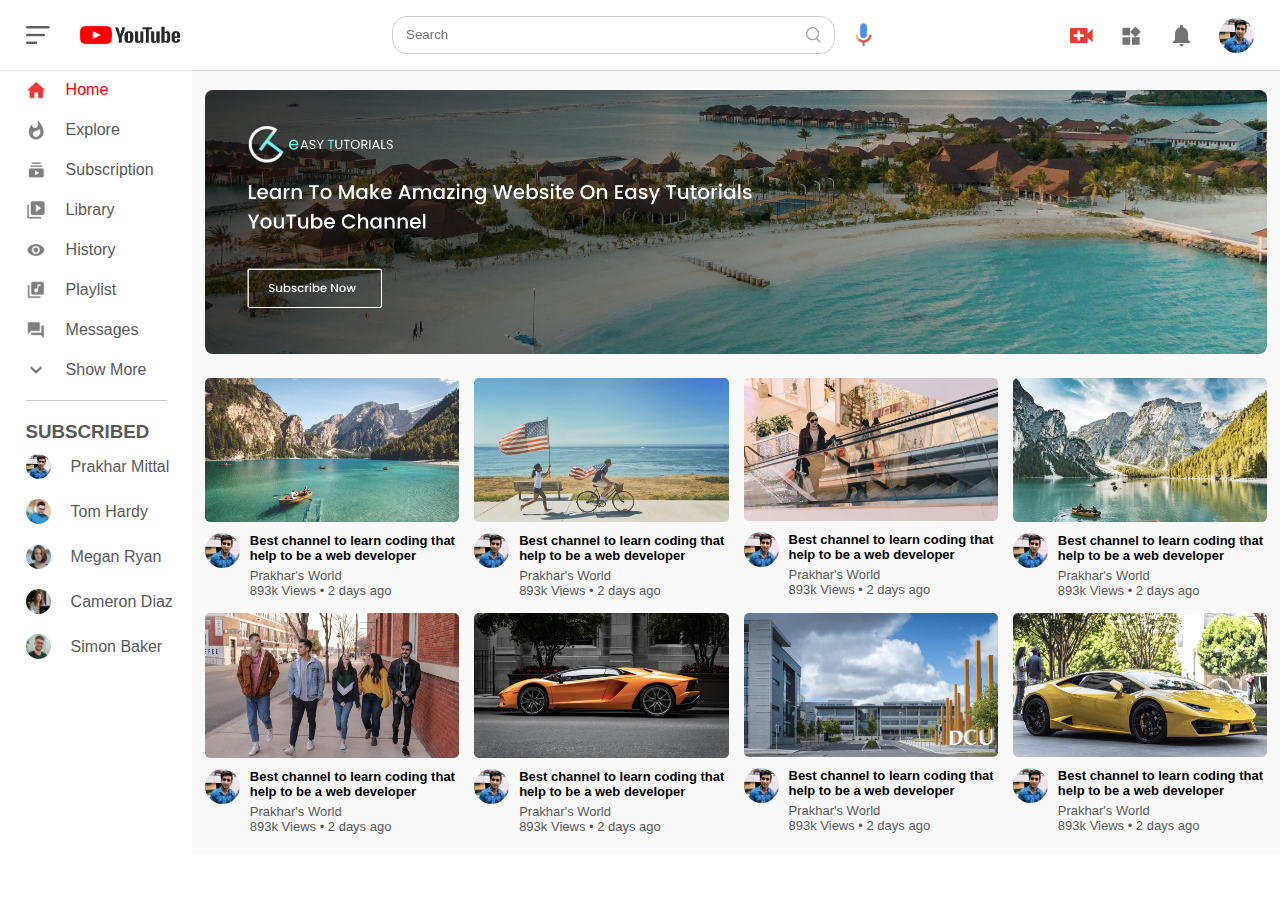
<file: index.html>
<!DOCTYPE html>
<html lang="en">

<head>
    <meta charset="UTF-8">
    <meta name="viewport" content="width=device-width, initial-scale=1.0">
    <title>Youtube</title>
    <link rel="stylesheet" href="style.css">
</head>

<body>
    <nav class="flex-div">
        <div class="nav-left flex-div">
            <img src="images/menu.png" class="menu-icon">
            <img src="images/Logo1.png" class="logo">
        </div>
        <div class="nav-middle flex-div">
            <div class="search-box flex-div">
                <input type="text" placeholder="Search">
                <img src="images/search.png">
            </div>
            <img src="images/voice-search.png" class="mic-icon">
        </div>
        <div class="nav-right flex-div">
            <img src="images/upload.png">
            <img src="images/more.png">
            <img src="images/notification.png">
            <img src="images/prakhar.png" class="user-icon">
        </div>
    </nav>

    <!-- ********************Side-Bar***************** -->
    <div class="side-bar">
        <div class="shortcut-links">
            <a href=""><img src="images/home.png">
                <p>Home</p>
            </a>
            <a href=""><img src="images/explore.png">
                <p>Explore</p>
            </a>
            <a href=""><img src="images/subscriprion.png">
                <p>Subscription</p>
            </a>
            <a href=""><img src="images/library.png">
                <p>Library</p>
            </a>
            <a href=""><img src="images/history.png">
                <p>History</p>
            </a>
            <a href=""><img src="images/playlist.png">
                <p>Playlist</p>
            </a>
            <a href=""><img src="images/messages.png">
                <p>Messages</p>
            </a>
            <a href=""><img src="images/show-more.png">
                <p>Show More</p>
            </a>
            <hr>
        </div>
        <div class="subscribed-list">
            <h3>SUBSCRIBED</h3>
            <a href=""><img src="images/prakhar.png">
                <p>Prakhar Mittal</p>
            </a>
            <a href=""><img src="images/tom.png">
                <p>Tom Hardy</p>
            </a>
            <a href=""><img src="images/megan.png">
                <p>Megan Ryan</p>
            </a>
            <a href=""><img src="images/cameron.png">
                <p>Cameron Diaz</p>
            </a>
            <a href=""><img src="images/simon.png">
                <p>Simon Baker</p>
            </a>
        </div>
    </div>
    <!-- ---------------Main---------------- -->
    <div class="container">
        <div class="banner">
            <img src="images/banner.png">
        </div>
        <div class="list-container">
            <div class="vid-list">
                <a href="play-video.html"><img src="images/thumbnail1.png" class="thumbnail"></a>
                <div class="flex-div">
                    <a href=""><img src="images/prakhar.png" alt=""></a>
                    <div class="vid-info">
                        <a href="play-video.html">Best channel to learn coding that help to be a web developer</a>
                        <p>Prakhar's World</p>
                        <p>893k Views &bull; 2 days ago</p>
                    </div>
                </div>
            </div>
            <div class="vid-list">
                <a href=""><img src="images/thumbnail2.png" class="thumbnail"></a>
                <div class="flex-div">
                    <a href=""><img src="images/prakhar.png" alt=""></a>
                    <div class="vid-info">
                        <a href="">Best channel to learn coding that help to be a web developer</a>
                        <p>Prakhar's World</p>
                        <p>893k Views &bull; 2 days ago</p>
                    </div>
                </div>
            </div>
            <div class="vid-list">
                <a href=""><img src="images/thumbnail3.png" class="thumbnail"></a>
                <div class="flex-div">
                    <a href=""><img src="images/prakhar.png" alt=""></a>
                    <div class="vid-info">
                        <a href="">Best channel to learn coding that help to be a web developer</a>
                        <p>Prakhar's World</p>
                        <p>893k Views &bull; 2 days ago</p>
                    </div>
                </div>
            </div>
            <div class="vid-list">
                <a href=""><img src="images/thumbnail4.png" class="thumbnail"></a>
                <div class="flex-div">
                    <a href=""><img src="images/prakhar.png" alt=""></a>
                    <div class="vid-info">
                        <a href="">Best channel to learn coding that help to be a web developer</a>
                        <p>Prakhar's World</p>
                        <p>893k Views &bull; 2 days ago</p>
                    </div>
                </div>
            </div>
            <div class="vid-list">
                <a href=""><img src="images/thumbnail5.png" class="thumbnail"></a>
                <div class="flex-div">
                    <a href=""><img src="images/prakhar.png" alt=""></a>
                    <div class="vid-info">
                        <a href="">Best channel to learn coding that help to be a web developer</a>
                        <p>Prakhar's World</p>
                        <p>893k Views &bull; 2 days ago</p>
                    </div>
                </div>
            </div>
            <div class="vid-list">
                <a href=""><img src="images/thumbnail6.png" class="thumbnail"></a>
                <div class="flex-div">
                    <a href=""><img src="images/prakhar.png" alt=""></a>
                    <div class="vid-info">
                        <a href="">Best channel to learn coding that help to be a web developer</a>
                        <p>Prakhar's World</p>
                        <p>893k Views &bull; 2 days ago</p>
                    </div>
                </div>
            </div>
            <div class="vid-list">
                <a href=""><img src="images/thumbnail7.png" class="thumbnail"></a>
                <div class="flex-div">
                    <a href=""><img src="images/prakhar.png" alt=""></a>
                    <div class="vid-info">
                        <a href="">Best channel to learn coding that help to be a web developer</a>
                        <p>Prakhar's World</p>
                        <p>893k Views &bull; 2 days ago</p>
                    </div>
                </div>
            </div>
            <div class="vid-list">
                <a href=""><img src="images/thumbnail8.png" class="thumbnail"></a>
                <div class="flex-div">
                    <a href=""><img src="images/prakhar.png" alt=""></a>
                    <div class="vid-info">
                        <a href="">Best channel to learn coding that help to be a web developer</a>
                        <p>Prakhar's World</p>
                        <p>893k Views &bull; 2 days ago</p>
                    </div>
                </div>
            </div>
        </div>
    </div>


    <script src="app.js"></script>
</body>

</html>
</file>
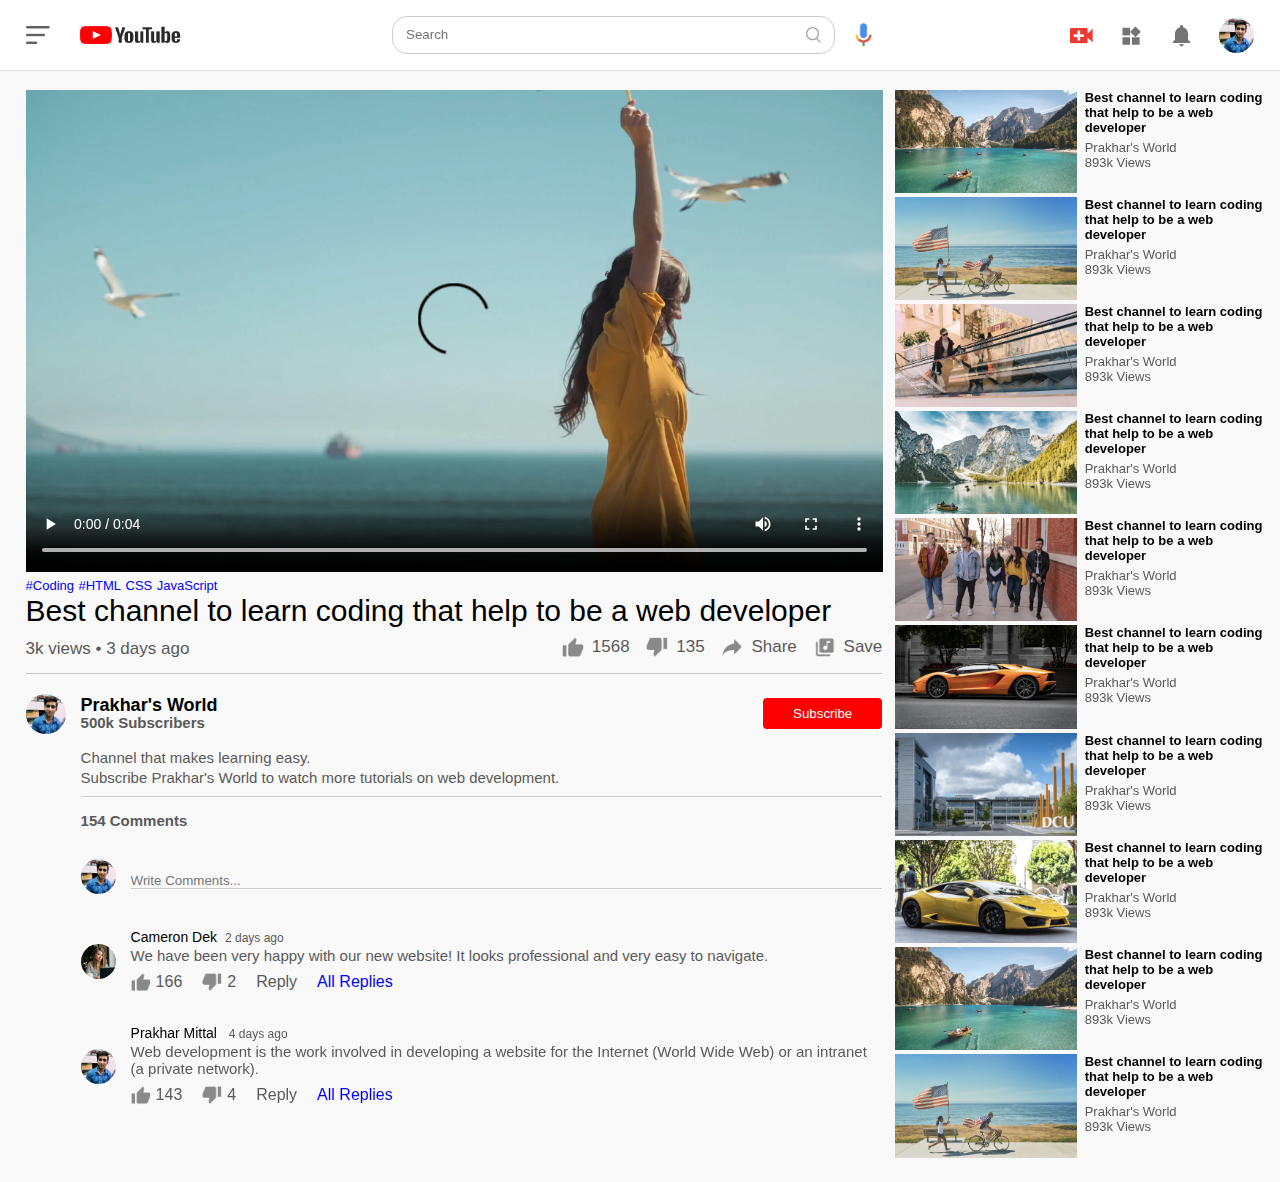
<file: play-video.html>
<!DOCTYPE html>
<html lang="en">

<head>
    <meta charset="UTF-8">
    <meta name="viewport" content="width=device-width, initial-scale=1.0">
    <title>Play-Video</title>
    <link rel="stylesheet" href="style.css">
</head>

<body>
    <nav class="flex-div">
        <div class="nav-left flex-div">
            <img src="images/menu.png" class="menu-icon">
            <img src="images/Logo1.png" class="logo">
        </div>
        <div class="nav-middle flex-div">
            <div class="search-box flex-div">
                <input type="text" placeholder="Search">
                <img src="images/search.png">
            </div>
            <img src="images/voice-search.png" class="mic-icon">
        </div>
        <div class="nav-right flex-div">
            <img src="images/upload.png">
            <img src="images/more.png">
            <img src="images/notification.png">
            <img src="images/prakhar.png" class="user-icon">
        </div>
    </nav>
    <div class="container play-container">
        <div class="row">
            <div class="play-video">

                <video controls autoplay>
                    <source src="images/video.mp4" type="video/mp4">
                </video>

                <div class="tags">
                    <a href="">#Coding</a> <a href="">#HTML</a> <a href="">CSS</a> <a href="">JavaScript</a>
                </div>

                <h3>Best channel to learn coding that help to be a web developer</h3>

                <div class="play-vid-info">
                    <p>3k views &bull; 3 days ago</p>
                    <div>
                        <a href=""><img src="images/like.png">1568</a>
                        <a href=""><img src="images/dislike.png">135</a>
                        <a href=""><img src="images/share.png">Share</a>
                        <a href=""><img src="images/save.png">Save</a>
                    </div>
                </div>

                <hr>

                <div class="publisher">
                    <img src="images/prakhar.png">
                    <div>
                        <p>Prakhar's World</p>
                        <span>500k Subscribers</span>
                    </div>
                    <button>Subscribe</button>
                </div>

                <div class="vid-description">
                    <p>Channel that makes learning easy.</p>
                    <p>Subscribe Prakhar's World to watch more tutorials on web development.</p>
                    <hr>
                    <h4>154 Comments</h4>
                    <div class="add-comment">
                        <img src="images/prakhar.png">
                        <input type="text" placeholder="Write Comments...">
                    </div>

                    <div class="old-comments">
                        <img src="images/cameron.png">
                        <div>
                            <h3>Cameron Dek<span>2 days ago</span></h3>
                            <p>We have been very happy with our new website! It looks professional and very easy to
                                navigate.</p>
                            <div class="acomment-act">
                                <img src="images/like.png">
                                <span>166</span>
                                <img src="images/dislike.png">
                                <span>2</span>
                                <span>Reply</span>
                                <a href="">All Replies</a>

                            </div>
                        </div>
                    </div>
                    <div class="old-comments">
                        <img src="images/prakhar.png">
                        <div>
                            <h3>Prakhar Mittal <span>4 days ago</span></h3>
                            <p>Web development is the work involved in developing a website for the Internet (World Wide
                                Web) or an intranet (a private network).</p>
                            <div class="acomment-act">
                                <img src="images/like.png">
                                <span>143</span>
                                <img src="images/dislike.png">
                                <span>4</span>
                                <span>Reply</span>
                                <a href="">All Replies</a>

                            </div>
                        </div>
                    </div>
                </div>


            </div>




            <div class="right-sidebar">
                <div class="side-vid-list">
                    <a href="" class="small-thumb"><img src="images/thumbnail1.png"></a>
                    <div class="vid-info">
                        <a href="">Best channel to learn coding that help to be a web developer</a>
                        <p>Prakhar's World</p>
                        <p>893k Views</p>
                    </div>
                </div>
                <div class="side-vid-list">
                    <a href="" class="small-thumb"><img src="images/thumbnail2.png"></a>
                    <div class="vid-info">
                        <a href="">Best channel to learn coding that help to be a web developer</a>
                        <p>Prakhar's World</p>
                        <p>893k Views</p>
                    </div>
                </div>
                <div class="side-vid-list">
                    <a href="" class="small-thumb"><img src="images/thumbnail3.png"></a>
                    <div class="vid-info">
                        <a href="">Best channel to learn coding that help to be a web developer</a>
                        <p>Prakhar's World</p>
                        <p>893k Views</p>
                    </div>
                </div>
                <div class="side-vid-list">
                    <a href="" class="small-thumb"><img src="images/thumbnail4.png"></a>
                    <div class="vid-info">
                        <a href="">Best channel to learn coding that help to be a web developer</a>
                        <p>Prakhar's World</p>
                        <p>893k Views</p>
                    </div>
                </div>
                <div class="side-vid-list">
                    <a href="" class="small-thumb"><img src="images/thumbnail5.png"></a>
                    <div class="vid-info">
                        <a href="">Best channel to learn coding that help to be a web developer</a>
                        <p>Prakhar's World</p>
                        <p>893k Views</p>
                    </div>
                </div>
                <div class="side-vid-list">
                    <a href="" class="small-thumb"><img src="images/thumbnail6.png"></a>
                    <div class="vid-info">
                        <a href="">Best channel to learn coding that help to be a web developer</a>
                        <p>Prakhar's World</p>
                        <p>893k Views</p>
                    </div>
                </div>
                <div class="side-vid-list">
                    <a href="" class="small-thumb"><img src="images/thumbnail7.png"></a>
                    <div class="vid-info">
                        <a href="">Best channel to learn coding that help to be a web developer</a>
                        <p>Prakhar's World</p>
                        <p>893k Views</p>
                    </div>
                </div>
                <div class="side-vid-list">
                    <a href="" class="small-thumb"><img src="images/thumbnail8.png"></a>
                    <div class="vid-info">
                        <a href="">Best channel to learn coding that help to be a web developer</a>
                        <p>Prakhar's World</p>
                        <p>893k Views</p>
                    </div>
                </div>
                <div class="side-vid-list">
                    <a href="" class="small-thumb"><img src="images/thumbnail1.png"></a>
                    <div class="vid-info">
                        <a href="">Best channel to learn coding that help to be a web developer</a>
                        <p>Prakhar's World</p>
                        <p>893k Views</p>
                    </div>
                </div>
                <div class="side-vid-list">
                    <a href="" class="small-thumb"><img src="images/thumbnail2.png"></a>
                    <div class="vid-info">
                        <a href="">Best channel to learn coding that help to be a web developer</a>
                        <p>Prakhar's World</p>
                        <p>893k Views</p>
                    </div>
                </div>
            </div>
        </div>
    </div>


</body>

</html>
</file>
<file: style.css>
* {
    margin: 0;
    padding: 0;
    font-family: 'poppins', sans-serif;
    box-sizing: border-box;
}

a {
    text-decoration: none;
    color: #5a5a5a;
}

img {
    cursor: pointer;
}

.flex-div {
    display: flex;
    align-items: center;

}

nav {
    justify-content: space-between;
    background-color: #fff;
    box-shadow: 0px 0px 2px rgba(0, 0, 0, 0.3);
    position: sticky;
    top: 0;
    padding: 0px 2%;
    margin: 0;
    z-index: 10;
}

.nav-right {
    padding: 0px;
}

.nav-left {
    padding: 0px;
}

.nav-right img {
    width: 25px;
    margin-right: 25px;
}

.nav-right .user-icon {
    width: 35px;
    border-radius: 50%;
    margin-right: 0;
}

.nav-left .menu-icon {
    width: 24px;
    margin-right: 15px;
}

.nav-left .logo {
    width: 130px;
    height: 70px;
}

.nav-middle .mic-icon {
    width: 17px;
}

.nav-middle .search-box {
    padding: 10px 13px;
    border-radius: 15px;
    margin-right: 20px;
    border: 1px solid #ccc;
}

.nav-middle .search-box input {
    border: 0;
    outline: 0;
    background: transparent;
    width: 400px;
}

.nav-middle .search-box img {
    width: 15px;
}

/* <!-- ********************Side-Bar***************** --> */

.side-bar {
    position: fixed;
    top: 0;
    padding-left: 2%;
    padding-top: 80px;
    background-color: white;
    width: 15%;
    height: 100vh;
}

.shortcut-links a img {
    width: 20px;
    margin-right: 20px;
}

.shortcut-links a {
    display: flex;
    align-items: center;
    margin-bottom: 20px;
    width: 100%;
    flex-wrap: wrap;
}

.shortcut-links a:first-child {
    color: red;
}

.side-bar hr {
    border: 0;
    height: 1px;
    background: #ccc;
    width: 85%;
}

.subscribed-list h3 {
    height: 13px;
    width: 100%;
    margin: 20px 0;
    color: #5a5a5a;
}

.subscribed-list a {
    display: flex;
    align-items: center;
    flex-wrap: wrap;
    width: 100%;
    margin: 20px 0px;
}

.subscribed-list a img {
    width: 25px;
    border-radius: 50%;
    margin-right: 20px;
}

.small-sidebar {
    width: 5%;
}

.small-sidebar a p {
    display: none;
}

.small-sidebar h3 {
    display: none;
}

.small-sidebar hr {
    width: 50%;
    margin-bottom: 20px;
}

/* ---------------main---------- */
.container {
    background-color: #f9f9f9;
    padding: 20px 1% 20px 16%;
}

.large-container {
    padding-left: 6%;
}

.banner {
    width: 100%;
}

.banner img {
    width: 100%;
    border-radius: 8px;
}

.list-container {
    display: grid;
    grid-template-columns: repeat(auto-fit, minmax(250px, 1fr));
    grid-column-gap: 15px;
    grid-row-gap: 15px;
    margin-top: 20px;
}
.vid-list{
    transition: 300ms;
}
.vid-list:hover{
    transform: scale(1.07);
}

.vid-list .thumbnail {
    width: 100%;
    border-radius: 5px;
   
}


.vid-list .flex-div {
    align-items: flex-start;
    margin-top: 7px;
}

.vid-list .flex-div img {
    width: 35px;
    border-radius: 50%;
    margin-right: 10px;
}

.vid-info {
    color: #5a5a5a;
    font-size: 13px;
}

.vid-info a {
    color: black;
    font-weight: 600;
    display: block;
    margin-bottom: 5px;
}

@media screen and (max-width: 1200px) {
    .side-bar {
        display: none;
    }

    .menu-icon {
        display: none;
    }

    .container,
    .large-container {
        padding-left: 5%;
        padding-right: 5%;
    }
}

@media screen and (max-width: 900px) {
    .side-bar {
        display: none;
    }

    .menu-icon {
        display: none;
    }

    .container,
    .large-container {
        padding-left: 5%;
        padding-right: 5%;
    }

    .nav-right img {
        display: none;
    }

    .nav-right .user-icon {
        display: block;
        width: 30px;
        margin-left: 10px;
    }

    .nav-middle .search-box input {
        width: 100%;
    }

    .nav-middle .search-box {
        margin-right: 5px;
    }

    .logo {
        width: 100px;
    }
}

/* -------------------Play-Video----------------------- */

.play-container {
    padding-left: 2%;
}

.row {
    display: flex;
    flex-wrap: wrap;
    justify-content: space-between;
}

.play-video {
    flex-basis: 69%;
}

.right-sidebar {
    flex-basis: 30%;
}

.play-video video {
    width: 100%;
}

.side-vid-list {
    display: flex;
    justify-content: space-between;
    flex-wrap: wrap;
}

.side-vid-list img {
    width: 100%;
}

.side-vid-list .small-thumb {
    flex-basis: 49%;
}

.side-vid-list .vid-info {
    flex-basis: 49%;
}

.play-video .tags a {
    font-size: 13px;
    color: #0000ff;
}

.play-video h3 {
    font-weight: 400;
    font-size: 30px;
    font-family: sans-serif;

}

.play-video .play-vid-info {
    display: flex;
    align-items: center;
    justify-content: space-between;
    margin-top: 8px;
    flex-wrap: wrap;
    font-size: 17px;
    color: #5a5a5a;
}

.play-video .play-vid-info a img {
    width: 22px;
    margin-right: 8px;
}

.play-video .play-vid-info a {
    display: inline-flex;
    margin-left: 12px;
    align-items: center;
}

.play-video hr {
    border: 0;
    height: 1px;
    background: #ccc;
    margin: 10px 0px;
}

.publisher {
    display: flex;
    align-items: center;
    margin-top: 20px;
}

.publisher div {
    flex: 1;
    line-height: 18px;
}

.publisher img {
    width: 40px;
    border-radius: 50%;
    margin-right: 15px;
}

.publisher div p {
    font-weight: 600;
    color: black;
    font-size: 18px;
}

.publisher div span {
    font-size: 15px;
    color: #5a5a5a;
    font-weight: 550;
}

.publisher button {
    background-color: red;
    color: white;
    border: 0;
    outline: 0;
    padding: 8px 30px;
    border-radius: 4px;
    cursor: pointer;
}

.vid-description {
    padding-left: 55px;
    margin: 15px 0px;
}

.vid-description p {
    font-size: 15px;
    margin-bottom: 3px;
    color: #5a5a5a;
}

.vid-description h4 {
    font-size: 15px;
    color: #5a5a5a;
    margin-top: 15px;
}

.add-comment {
    display: flex;
    align-items: center;
    margin: 30px 0;
}

.add-comment img {
    width: 35px;
    border-radius: 50%;
    margin-right: 15px;
}

.add-comment input {
    width: 100%;
    border: 0;
    outline: 0;
    border-bottom: 1px solid #ccc;
    padding-top: 10px;
    background: transparent;
}

.old-comments {
    display: flex;
    align-items: center;
    margin: 20px 0;
}

.old-comments img {
    width: 35px;
    border-radius: 50%;
    margin-right: 15px;
}

.old-comments div h3 {
    padding-top: 5px;
    font-size: 14px;
    margin-bottom: 2px;
}

.old-comments div h3 span {
    font-size: 12px;
    color: #5a5a5a;
    font-weight: 500;
    margin-left: 8px;
}

.old-comments .acomment-act {
    display: flex;
    align-items: center;
    margin: 8px 0px;
}

.old-comments .acomment-act img {
    width: 20px;
    margin-right: 5px;
    border-radius: 0;
}

.old-comments .acomment-act span {
    margin-right: 20px;
    color: #5a5a5a;
}

.old-comments .acomment-act a {
    color: #0000ff;
}

@media screen and (max-width: 900px) {
    .play-video {
        flex-basis: 100%;
    }

    .right-sidebar {
        flex-basis: 100%;
    }

    .play-container {
        padding-left: 5%;
    }

    .vid-description {
        padding-left: 0;
    }

    .play-video .play-vid-info a {
        margin-top: 15px;
        margin-right: 15px;
        margin-left: 0;
    }
}
</file>
